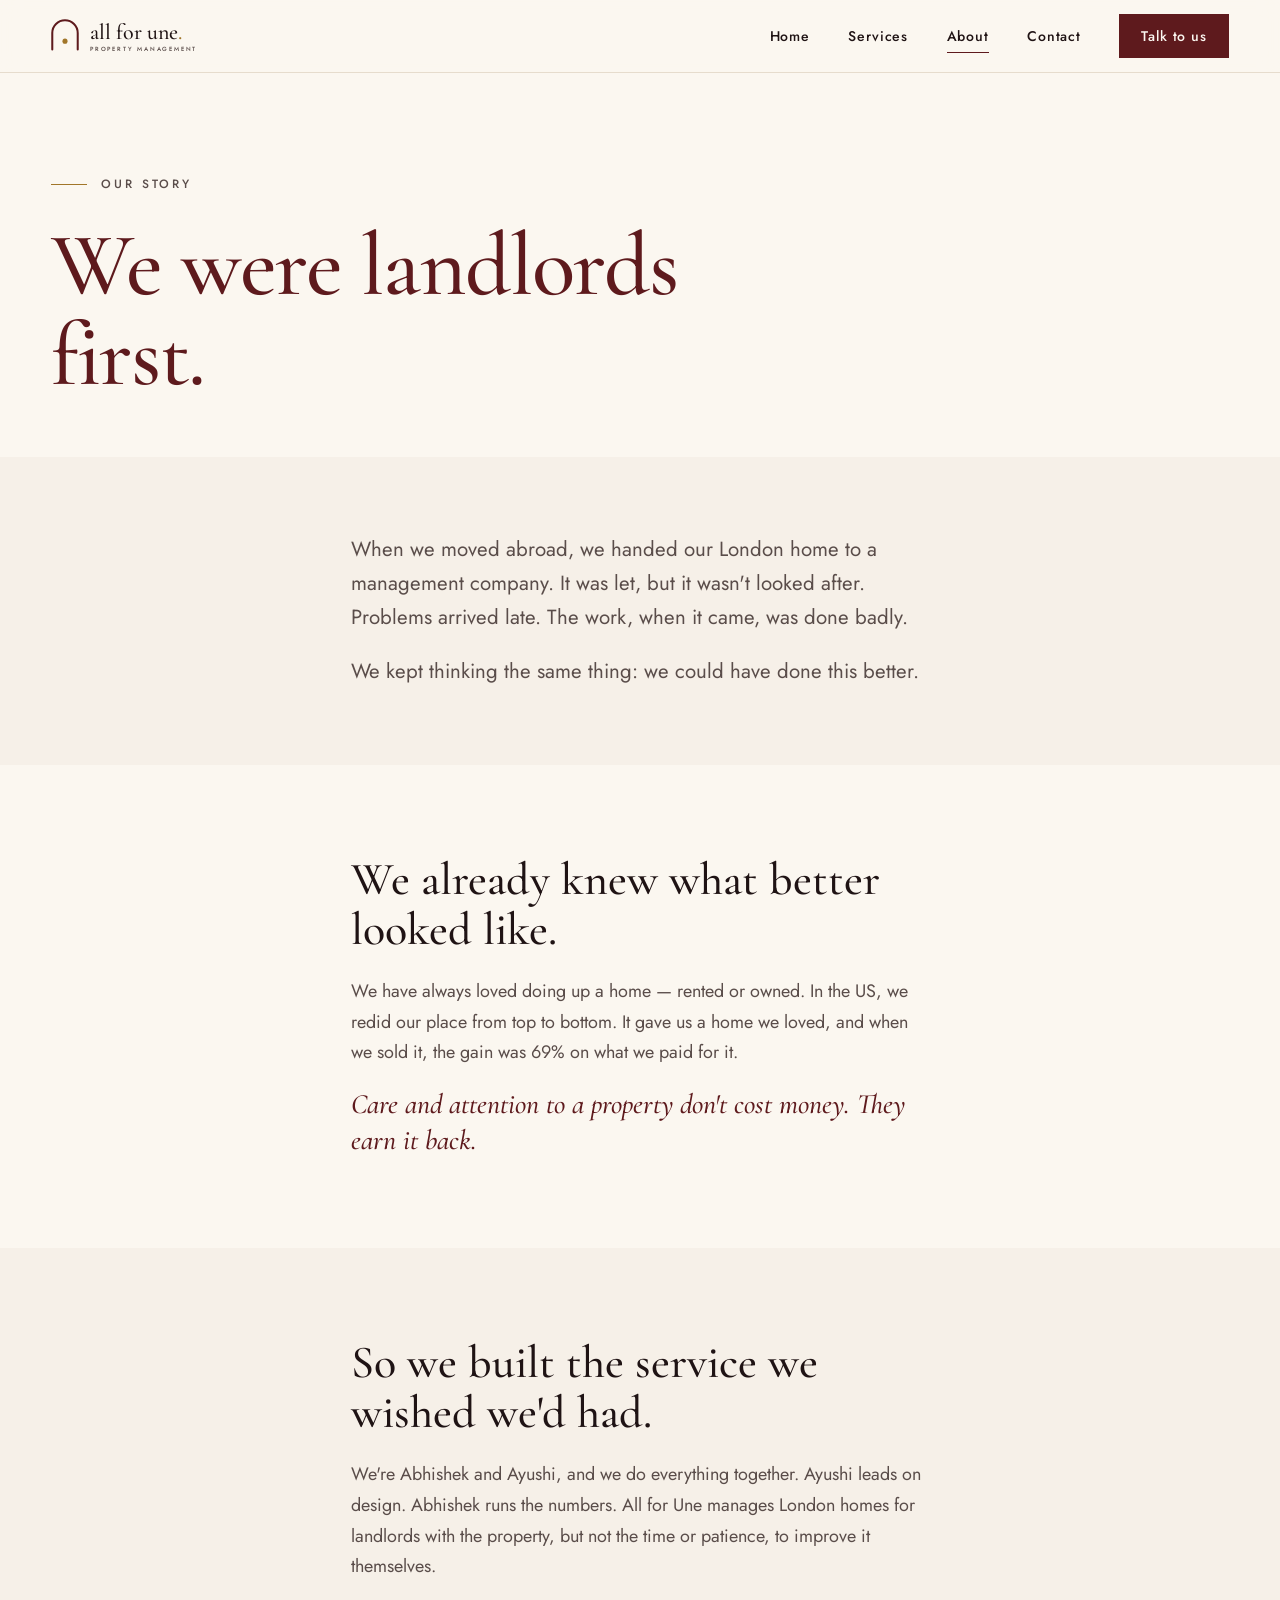
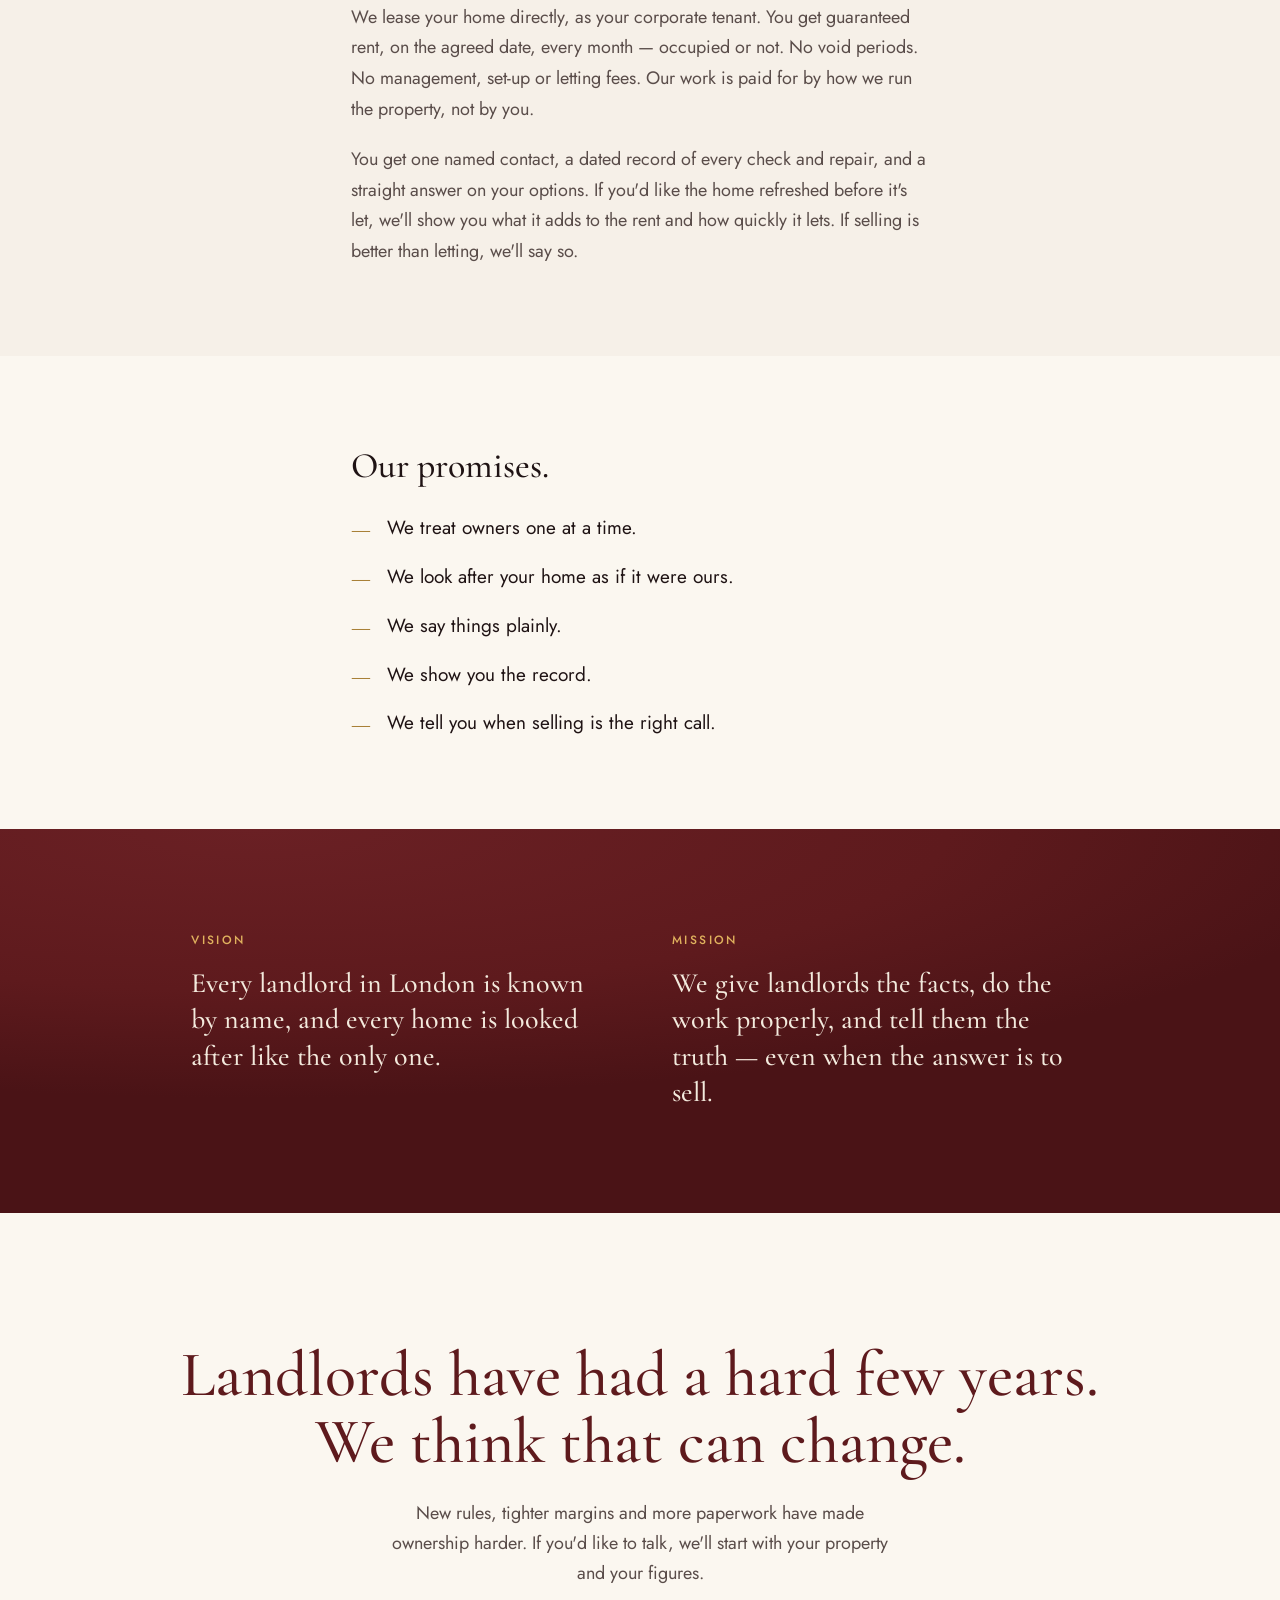
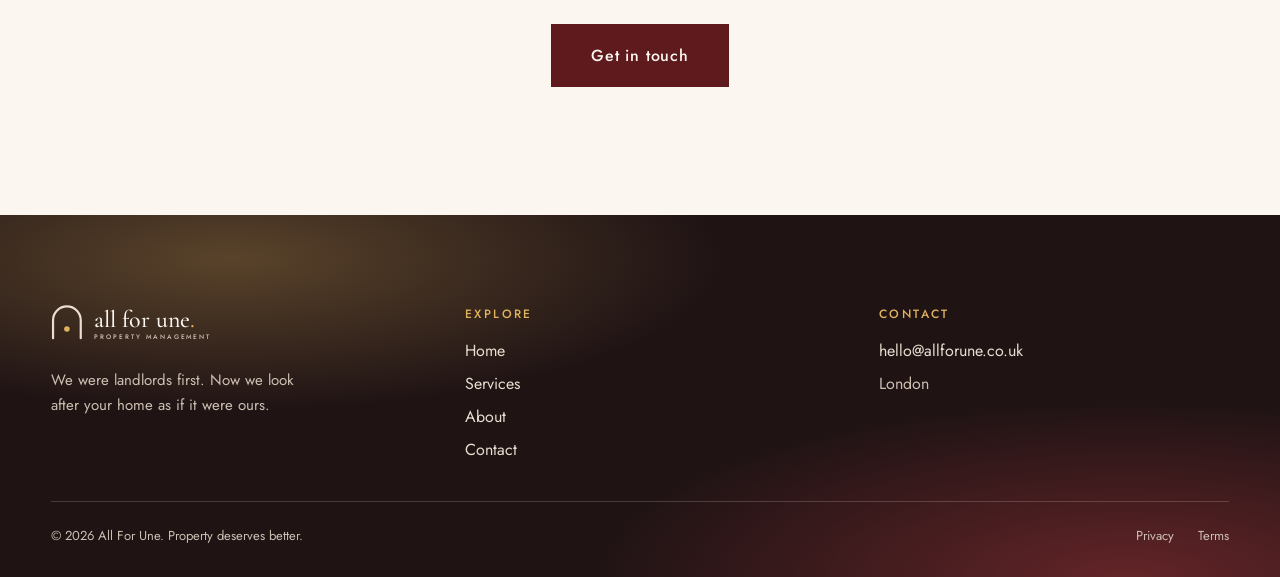
<file: about.html>
<!doctype html>
<html lang="en">
<head>
<meta charset="utf-8">
<meta name="viewport" content="width=device-width, initial-scale=1, viewport-fit=cover">
<title>About | All For Une — We were landlords first</title>
<meta name="description" content="We were landlords first. Abhishek and Ayushi built All for Une after a management company let their own London home down.">
<meta name="theme-color" content="#5E1A1D">
<link rel="icon" href="/favicon.ico">
<link rel="preconnect" href="https://fonts.googleapis.com">
<link rel="preconnect" href="https://fonts.gstatic.com" crossorigin>
<link href="https://fonts.googleapis.com/css2?family=Cormorant+Garamond:ital,wght@0,500;0,600;1,500&family=Jost:wght@400;500&display=swap" rel="stylesheet">
<style>
html{scroll-behavior:smooth}
body{margin:0;background:#FBF7F0;color:#1F1314;font-family:'Jost',sans-serif;-webkit-font-smoothing:antialiased}
a{color:#5E1A1D}
a:hover{color:#A17629}
*{box-sizing:border-box}
input,select,textarea,button{font-family:'Jost',sans-serif}
.desktop-nav{display:flex;align-items:center;gap:clamp(20px,3vw,40px)}
.mobile-nav-toggle{display:none}
.mobile-menu{display:none}
@media (max-width:919px){
  .desktop-nav{display:none}
  .mobile-nav-toggle{display:flex}
  .mobile-menu.open{display:flex}
}
</style>
</head>
<body>

<a href="#main" style="position:absolute;left:-999px;top:0;background:#5E1A1D;color:#FBF7F0;padding:12px 16px;font:500 14px 'Jost',sans-serif;z-index:100">Skip to content</a>

<header style="position:sticky;top:0;z-index:50;background:rgba(251,247,240,.94);backdrop-filter:blur(10px);border-bottom:1px solid #E6DCCD">
<div style="max-width:1440px;margin:0 auto;padding:14px clamp(20px,4vw,56px);display:flex;align-items:center;justify-content:space-between;gap:24px">
<a href="index.html" aria-label="All For Une, home" style="display:flex;flex-shrink:0">
<svg xmlns="http://www.w3.org/2000/svg" viewBox="0 0 310 68" width="155" height="34" role="img" aria-label="All for Une – Property Management"><g transform="scale(0.50909)"><path d="M5 120V55A50 50 0 0 1 105 55V120" fill="none" stroke="#5E1A1D" stroke-width="8" stroke-linecap="round"></path><circle cx="55" cy="87" r="10" fill="#A17629"></circle></g><text x="78" y="40" font-family="'Cormorant Garamond',Georgia,serif" font-weight="500" font-size="44" fill="#1F1314">all for une<tspan fill="#A17629">.</tspan></text><text x="78" y="63" font-family="Jost,'Helvetica Neue',Arial,sans-serif" font-weight="500" font-size="12" letter-spacing="3.6" fill="#5A4D4A">PROPERTY MANAGEMENT</text></svg>
</a>
<nav aria-label="Main" class="desktop-nav">
<a href="index.html" style="font:500 14px 'Jost',sans-serif;letter-spacing:.06em;color:#1F1314;text-decoration:none;padding:6px 0;border-bottom:1px solid transparent">Home</a>
<a href="services.html" style="font:500 14px 'Jost',sans-serif;letter-spacing:.06em;color:#1F1314;text-decoration:none;padding:6px 0;border-bottom:1px solid transparent">Services</a>
<a href="about.html" style="font:500 14px 'Jost',sans-serif;letter-spacing:.06em;color:#1F1314;text-decoration:none;padding:6px 0;border-bottom:1px solid #5E1A1D">About</a>
<a href="contact.html" style="font:500 14px 'Jost',sans-serif;letter-spacing:.06em;color:#1F1314;text-decoration:none;padding:6px 0;border-bottom:1px solid transparent">Contact</a>
<a href="contact.html" style="background:#5E1A1D;color:#FBF7F0;border:0;padding:12px 22px;font:500 14px 'Jost',sans-serif;letter-spacing:.06em;text-decoration:none">Talk to us</a>
</nav>
<div class="mobile-nav-toggle" style="align-items:center;gap:10px">
<a href="contact.html" style="background:#5E1A1D;color:#FBF7F0;border:0;padding:0 16px;height:44px;display:flex;align-items:center;font:500 14px 'Jost',sans-serif;text-decoration:none">Talk to us</a>
<button onclick="document.getElementById('mobile-menu').classList.toggle('open')" aria-label="Menu" style="width:44px;height:44px;background:transparent;border:1px solid #CDBFB2;cursor:pointer;display:flex;flex-direction:column;align-items:center;justify-content:center;gap:6px;padding:0">
<span style="width:20px;height:1.5px;background:#1F1314;display:block"></span><span style="width:20px;height:1.5px;background:#1F1314;display:block"></span>
</button>
</div>
</div>
<nav aria-label="Mobile" class="mobile-menu" id="mobile-menu" style="border-top:1px solid #E6DCCD;background:#FBF7F0;padding:8px clamp(20px,4vw,56px) 20px;flex-direction:column">
<a href="index.html" style="font:500 28px 'Cormorant Garamond',serif;color:#1F1314;text-decoration:none;padding:14px 0;border-bottom:1px solid #E6DCCD">Home</a>
<a href="services.html" style="font:500 28px 'Cormorant Garamond',serif;color:#1F1314;text-decoration:none;padding:14px 0;border-bottom:1px solid #E6DCCD">Services</a>
<a href="about.html" style="font:500 28px 'Cormorant Garamond',serif;color:#1F1314;text-decoration:none;padding:14px 0;border-bottom:1px solid #E6DCCD">About</a>
<a href="contact.html" style="font:500 28px 'Cormorant Garamond',serif;color:#1F1314;text-decoration:none;padding:14px 0;border-bottom:1px solid #E6DCCD">Contact</a>
</nav>
</header>

<main id="main">

<section style="max-width:1440px;margin:0 auto;padding:clamp(56px,8vw,110px) clamp(20px,4vw,56px) clamp(32px,5vw,56px)">
<div style="max-width:720px">
<div style="font:500 12px 'Jost',sans-serif;letter-spacing:.24em;text-transform:uppercase;color:#5A4D4A;margin-bottom:28px;display:flex;align-items:center;gap:14px"><span style="width:36px;height:1px;background:#A17629;display:block"></span>Our story</div>
<h1 style="font:500 clamp(44px,7vw,92px)/1 'Cormorant Garamond',serif;letter-spacing:-.015em;margin:0;color:#5E1A1D">We were landlords first.</h1>
</div>
</section>

<section style="background:#F6F0E8">
<div style="max-width:680px;margin:0 auto;padding:clamp(48px,6vw,80px) clamp(20px,4vw,56px)">
<p style="font:400 clamp(18px,1.6vw,21px)/1.65 'Jost',sans-serif;color:#5A4D4A;margin:0 0 20px">When we moved abroad, we handed our London home to a management company. It was let, but it wasn't looked after. Problems arrived late. The work, when it came, was done badly.</p>
<p style="font:400 clamp(18px,1.6vw,21px)/1.65 'Jost',sans-serif;color:#5A4D4A;margin:0">We kept thinking the same thing: we could have done this better.</p>
</div>
</section>

<section>
<div style="max-width:680px;margin:0 auto;padding:clamp(56px,7vw,96px) clamp(20px,4vw,56px)">
<h2 style="font:500 clamp(30px,3.6vw,46px)/1.08 'Cormorant Garamond',serif;margin:0 0 22px;color:#1F1314">We already knew what better looked like.</h2>
<p style="font:400 18px/1.7 'Jost',sans-serif;color:#5A4D4A;margin:0 0 18px">We have always loved doing up a home — rented or owned. In the US, we redid our place from top to bottom. It gave us a home we loved, and when we sold it, the gain was 69% on what we paid for it.</p>
<p style="font:italic 500 clamp(22px,2.4vw,28px)/1.3 'Cormorant Garamond',serif;color:#5E1A1D;margin:0">Care and attention to a property don't cost money. They earn it back.</p>
</div>
</section>

<section style="background:#F6F0E8">
<div style="max-width:680px;margin:0 auto;padding:clamp(56px,7vw,96px) clamp(20px,4vw,56px)">
<h2 style="font:500 clamp(30px,3.6vw,46px)/1.08 'Cormorant Garamond',serif;margin:0 0 22px;color:#1F1314">So we built the service we wished we'd had.</h2>
<p style="font:400 18px/1.7 'Jost',sans-serif;color:#5A4D4A;margin:0 0 20px">We're Abhishek and Ayushi, and we do everything together. Ayushi leads on design. Abhishek runs the numbers. All for Une manages London homes for landlords with the property, but not the time or patience, to improve it themselves.</p>
<p style="font:400 18px/1.7 'Jost',sans-serif;color:#5A4D4A;margin:0 0 20px">We lease your home directly, as your corporate tenant. You get guaranteed rent, on the agreed date, every month — occupied or not. No void periods. No management, set-up or letting fees. Our work is paid for by how we run the property, not by you.</p>
<p style="font:400 18px/1.7 'Jost',sans-serif;color:#5A4D4A;margin:0">You get one named contact, a dated record of every check and repair, and a straight answer on your options. If you'd like the home refreshed before it's let, we'll show you what it adds to the rent and how quickly it lets. If selling is better than letting, we'll say so.</p>
</div>
</section>

<section>
<div style="max-width:680px;margin:0 auto;padding:clamp(56px,7vw,96px) clamp(20px,4vw,56px)">
<h2 style="font:500 clamp(28px,2.8vw,36px)/1.1 'Cormorant Garamond',serif;margin:0 0 30px;color:#1F1314">Our promises.</h2>
<ul style="list-style:none;margin:0;padding:0;display:grid;gap:20px">
<li style="display:flex;gap:16px;align-items:flex-start;font:400 19px/1.4 'Jost',sans-serif;color:#1F1314"><span style="font-family:'Cormorant Garamond',serif;color:#A17629;font-size:24px;line-height:1.2;flex-shrink:0">—</span>We treat owners one at a time.</li>
<li style="display:flex;gap:16px;align-items:flex-start;font:400 19px/1.4 'Jost',sans-serif;color:#1F1314"><span style="font-family:'Cormorant Garamond',serif;color:#A17629;font-size:24px;line-height:1.2;flex-shrink:0">—</span>We look after your home as if it were ours.</li>
<li style="display:flex;gap:16px;align-items:flex-start;font:400 19px/1.4 'Jost',sans-serif;color:#1F1314"><span style="font-family:'Cormorant Garamond',serif;color:#A17629;font-size:24px;line-height:1.2;flex-shrink:0">—</span>We say things plainly.</li>
<li style="display:flex;gap:16px;align-items:flex-start;font:400 19px/1.4 'Jost',sans-serif;color:#1F1314"><span style="font-family:'Cormorant Garamond',serif;color:#A17629;font-size:24px;line-height:1.2;flex-shrink:0">—</span>We show you the record.</li>
<li style="display:flex;gap:16px;align-items:flex-start;font:400 19px/1.4 'Jost',sans-serif;color:#1F1314"><span style="font-family:'Cormorant Garamond',serif;color:#A17629;font-size:24px;line-height:1.2;flex-shrink:0">—</span>We tell you when selling is the right call.</li>
</ul>
</div>
</section>

<section style="background:radial-gradient(90% 70% at 20% 0%,#6A2024 0%,#5E1A1D 60%,#4A1316 100%);color:#FBF7F0">
<div style="max-width:1000px;margin:0 auto;padding:clamp(64px,8vw,104px) clamp(20px,4vw,56px);display:grid;grid-template-columns:repeat(auto-fit,minmax(min(100%,300px),1fr));gap:clamp(32px,5vw,64px)">
<div>
<div style="font:500 12px 'Jost',sans-serif;letter-spacing:.2em;text-transform:uppercase;color:#E0B25E;margin-bottom:16px">Vision</div>
<p style="font:500 clamp(22px,2.2vw,28px)/1.3 'Cormorant Garamond',serif;margin:0;color:#F3EADD">Every landlord in London is known by name, and every home is looked after like the only one.</p>
</div>
<div>
<div style="font:500 12px 'Jost',sans-serif;letter-spacing:.2em;text-transform:uppercase;color:#E0B25E;margin-bottom:16px">Mission</div>
<p style="font:500 clamp(22px,2.2vw,28px)/1.3 'Cormorant Garamond',serif;margin:0;color:#F3EADD">We give landlords the facts, do the work properly, and tell them the truth — even when the answer is to sell.</p>
</div>
</div>
</section>

<section style="max-width:1440px;margin:0 auto;padding:clamp(80px,10vw,150px) clamp(20px,4vw,56px);text-align:center">
<h2 style="font:500 clamp(34px,5vw,64px)/1.05 'Cormorant Garamond',serif;margin:0 0 24px;color:#5E1A1D">Landlords have had a hard few years.<br>We think that can change.</h2>
<p style="font:400 clamp(18px,1.4vw,20px)/1.65 'Jost',sans-serif;color:#5A4D4A;max-width:46ch;margin:0 auto 36px">New rules, tighter margins and more paperwork have made ownership harder. If you'd like to talk, we'll start with your property and your figures.</p>
<a href="contact.html" style="display:inline-block;background:#5E1A1D;color:#FBF7F0;border:0;padding:20px 40px;font:500 16px 'Jost',sans-serif;letter-spacing:.05em;text-decoration:none">Get in touch</a>
</section>

</main>

<footer style="background:radial-gradient(55% 60% at 18% 12%,rgba(224,178,94,.30) 0%,rgba(224,178,94,0) 70%),radial-gradient(60% 70% at 88% 100%,rgba(122,42,46,.75) 0%,rgba(122,42,46,0) 70%),#1F1314;color:#E9DECF">
<div style="max-width:1440px;margin:0 auto;padding:clamp(56px,7vw,96px) clamp(20px,4vw,56px) 32px">
<div style="display:grid;grid-template-columns:repeat(auto-fit,minmax(min(100%,240px),1fr));gap:clamp(32px,5vw,72px);padding-bottom:40px;border-bottom:1px solid rgba(233,222,207,.2)">
<div>
<svg xmlns="http://www.w3.org/2000/svg" viewBox="0 0 310 68" width="170" height="37" role="img" aria-label="All for Une – Property Management" style="margin-bottom:20px"><g transform="scale(0.50909)"><path d="M5 120V55A50 50 0 0 1 105 55V120" fill="none" stroke="#E9DECF" stroke-width="8" stroke-linecap="round"></path><circle cx="55" cy="87" r="10" fill="#E0B25E"></circle></g><text x="78" y="40" font-family="'Cormorant Garamond',Georgia,serif" font-weight="500" font-size="44" fill="#FBF7F0">all for une<tspan fill="#E0B25E">.</tspan></text><text x="78" y="63" font-family="Jost,'Helvetica Neue',Arial,sans-serif" font-weight="500" font-size="12" letter-spacing="3.6" fill="#CDBFB2">PROPERTY MANAGEMENT</text></svg>
<p style="font:400 15px/1.65 'Jost',sans-serif;margin:0;max-width:30ch;color:#CDBFB2">We were landlords first. Now we look after your home as if it were ours.</p>
</div>
<nav aria-label="Footer">
<div style="font:500 12px 'Jost',sans-serif;letter-spacing:.2em;text-transform:uppercase;color:#E0B25E;margin-bottom:16px">Explore</div>
<div style="display:flex;flex-direction:column;gap:10px">
<a href="index.html" style="font:400 16px 'Jost',sans-serif;color:#E9DECF;text-decoration:none">Home</a>
<a href="services.html" style="font:400 16px 'Jost',sans-serif;color:#E9DECF;text-decoration:none">Services</a>
<a href="about.html" style="font:400 16px 'Jost',sans-serif;color:#E9DECF;text-decoration:none">About</a>
<a href="contact.html" style="font:400 16px 'Jost',sans-serif;color:#E9DECF;text-decoration:none">Contact</a>
</div>
</nav>
<div>
<div style="font:500 12px 'Jost',sans-serif;letter-spacing:.2em;text-transform:uppercase;color:#E0B25E;margin-bottom:16px">Contact</div>
<div style="display:flex;flex-direction:column;gap:10px;font:400 16px 'Jost',sans-serif">
<a href="mailto:hello@allforune.co.uk" style="color:#E9DECF;text-decoration:none">hello@allforune.co.uk</a>
<span style="color:#CDBFB2">London</span>
</div>
</div>
</div>
<div style="padding-top:24px;display:flex;flex-wrap:wrap;gap:12px 32px;justify-content:space-between;font:400 13px 'Jost',sans-serif;color:#CDBFB2">
<span>© 2026 All For Une. Property deserves better.</span>
<span style="display:flex;gap:24px"><a href="#" style="color:#CDBFB2;text-decoration:none">Privacy</a><a href="#" style="color:#CDBFB2;text-decoration:none">Terms</a></span>
</div>
</div>
</footer>

</body>
</html>
</file>
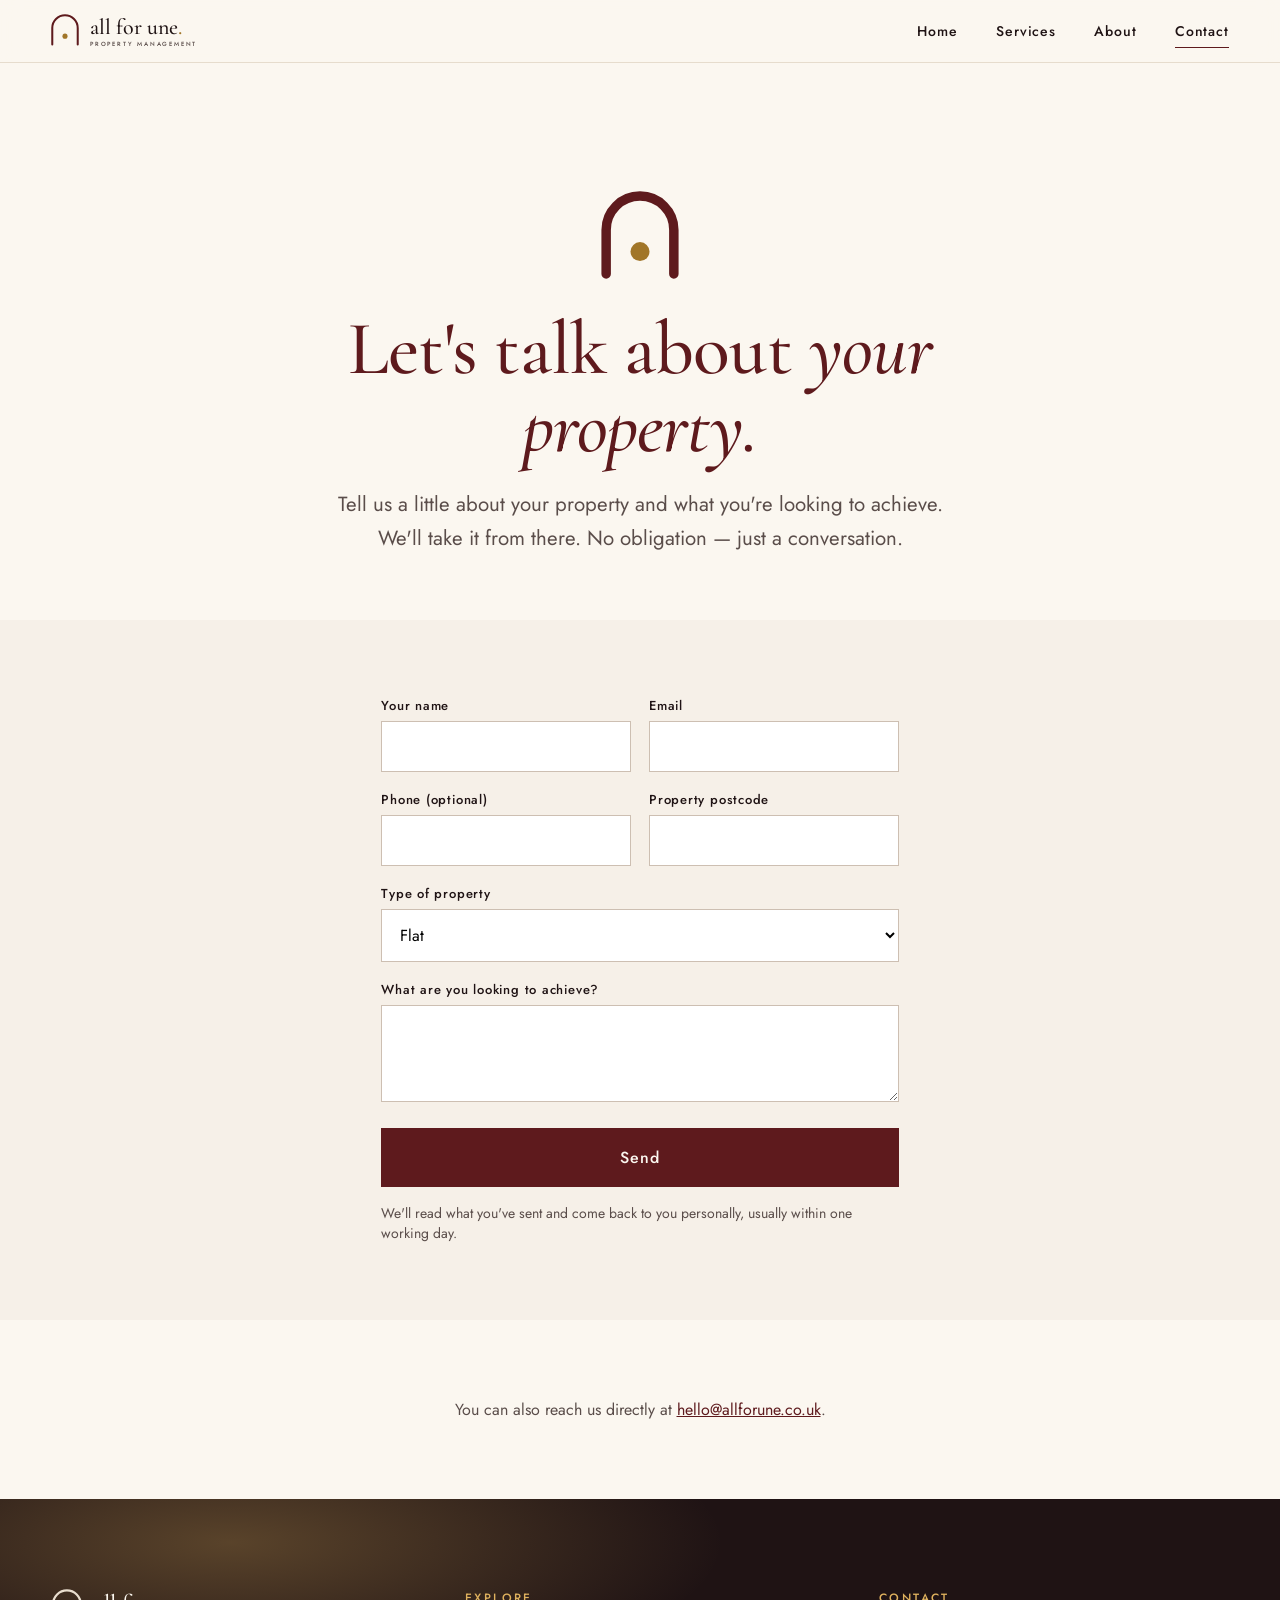
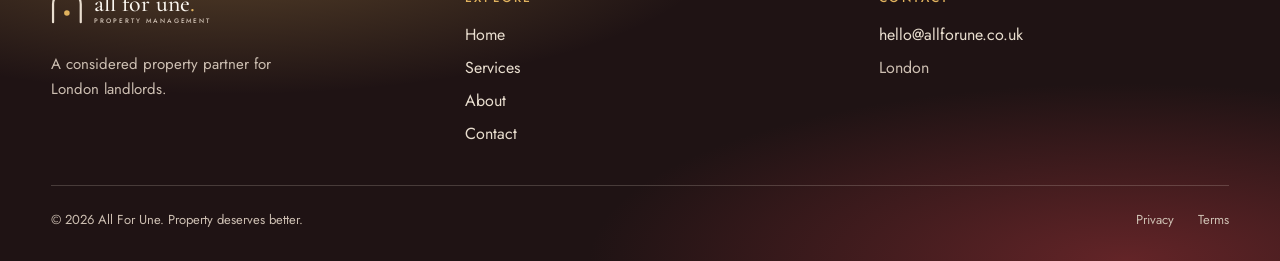
<file: contact.html>
<!doctype html>
<html lang="en">
<head>
<meta charset="utf-8">
<meta name="viewport" content="width=device-width, initial-scale=1, viewport-fit=cover">
<title>Contact | All For Une</title>
<meta name="description" content="Tell us about your property. No obligation, just a conversation.">
<meta name="theme-color" content="#5E1A1D">
<link rel="icon" href="/favicon.ico">
<link rel="preconnect" href="https://fonts.googleapis.com">
<link rel="preconnect" href="https://fonts.gstatic.com" crossorigin>
<link href="https://fonts.googleapis.com/css2?family=Cormorant+Garamond:ital,wght@0,500;0,600;1,500&family=Jost:wght@400;500&display=swap" rel="stylesheet">
<style>
html{scroll-behavior:smooth}
body{margin:0;background:#FBF7F0;color:#1F1314;font-family:'Jost',sans-serif;-webkit-font-smoothing:antialiased}
a{color:#5E1A1D}
a:hover{color:#A17629}
*{box-sizing:border-box}
input,select,textarea,button{font-family:'Jost',sans-serif}
.desktop-nav{display:flex;align-items:center;gap:clamp(20px,3vw,40px)}
.mobile-nav-toggle{display:none}
.mobile-menu{display:none}
@media (max-width:919px){
  .desktop-nav{display:none}
  .mobile-nav-toggle{display:flex}
  .mobile-menu.open{display:flex}
}
</style>
</head>
<body>

<a href="#main" style="position:absolute;left:-999px;top:0;background:#5E1A1D;color:#FBF7F0;padding:12px 16px;font:500 14px 'Jost',sans-serif;z-index:100">Skip to content</a>

<header style="position:sticky;top:0;z-index:50;background:rgba(251,247,240,.94);backdrop-filter:blur(10px);border-bottom:1px solid #E6DCCD">
<div style="max-width:1440px;margin:0 auto;padding:14px clamp(20px,4vw,56px);display:flex;align-items:center;justify-content:space-between;gap:24px">
<a href="index.html" aria-label="All For Une, home" style="display:flex;flex-shrink:0">
<svg xmlns="http://www.w3.org/2000/svg" viewBox="0 0 310 68" width="155" height="34" role="img" aria-label="All for Une – Property Management"><g transform="scale(0.50909)"><path d="M5 120V55A50 50 0 0 1 105 55V120" fill="none" stroke="#5E1A1D" stroke-width="8" stroke-linecap="round"></path><circle cx="55" cy="87" r="10" fill="#A17629"></circle></g><text x="78" y="40" font-family="'Cormorant Garamond',Georgia,serif" font-weight="500" font-size="44" fill="#1F1314">all for une<tspan fill="#A17629">.</tspan></text><text x="78" y="63" font-family="Jost,'Helvetica Neue',Arial,sans-serif" font-weight="500" font-size="12" letter-spacing="3.6" fill="#5A4D4A">PROPERTY MANAGEMENT</text></svg>
</a>
<nav aria-label="Main" class="desktop-nav">
<a href="index.html" style="font:500 14px 'Jost',sans-serif;letter-spacing:.06em;color:#1F1314;text-decoration:none;padding:6px 0;border-bottom:1px solid transparent">Home</a>
<a href="services.html" style="font:500 14px 'Jost',sans-serif;letter-spacing:.06em;color:#1F1314;text-decoration:none;padding:6px 0;border-bottom:1px solid transparent">Services</a>
<a href="about.html" style="font:500 14px 'Jost',sans-serif;letter-spacing:.06em;color:#1F1314;text-decoration:none;padding:6px 0;border-bottom:1px solid transparent">About</a>
<a href="contact.html" style="font:500 14px 'Jost',sans-serif;letter-spacing:.06em;color:#1F1314;text-decoration:none;padding:6px 0;border-bottom:1px solid #5E1A1D">Contact</a>
</nav>
<div class="mobile-nav-toggle" style="align-items:center;gap:10px">
<button onclick="document.getElementById('mobile-menu').classList.toggle('open')" aria-label="Menu" style="width:44px;height:44px;background:transparent;border:1px solid #CDBFB2;cursor:pointer;display:flex;flex-direction:column;align-items:center;justify-content:center;gap:6px;padding:0">
<span style="width:20px;height:1.5px;background:#1F1314;display:block"></span><span style="width:20px;height:1.5px;background:#1F1314;display:block"></span>
</button>
</div>
</div>
<nav aria-label="Mobile" class="mobile-menu" id="mobile-menu" style="border-top:1px solid #E6DCCD;background:#FBF7F0;padding:8px clamp(20px,4vw,56px) 20px;flex-direction:column">
<a href="index.html" style="font:500 28px 'Cormorant Garamond',serif;color:#1F1314;text-decoration:none;padding:14px 0;border-bottom:1px solid #E6DCCD">Home</a>
<a href="services.html" style="font:500 28px 'Cormorant Garamond',serif;color:#1F1314;text-decoration:none;padding:14px 0;border-bottom:1px solid #E6DCCD">Services</a>
<a href="about.html" style="font:500 28px 'Cormorant Garamond',serif;color:#1F1314;text-decoration:none;padding:14px 0;border-bottom:1px solid #E6DCCD">About</a>
<a href="contact.html" style="font:500 28px 'Cormorant Garamond',serif;color:#1F1314;text-decoration:none;padding:14px 0;border-bottom:1px solid #E6DCCD">Contact</a>
</nav>
</header>

<main id="main">

<section style="max-width:720px;margin:0 auto;padding:clamp(72px,10vw,140px) clamp(20px,4vw,56px) clamp(40px,6vw,64px);text-align:center">
<svg viewBox="-10 -2.5 130 130" width="88" height="88" style="display:block;margin:0 auto 32px"><path d="M5 120V55A50 50 0 0 1 105 55V120" fill="none" stroke="#5E1A1D" stroke-width="14" stroke-linecap="round"></path><circle cx="55" cy="87" r="14" fill="#A17629"></circle></svg>
<h1 style="font:500 clamp(40px,6vw,76px)/1.02 'Cormorant Garamond',serif;letter-spacing:-.01em;margin:0 0 22px;color:#5E1A1D">Let's talk about <em>your property.</em></h1>
<p style="font:400 clamp(18px,1.6vw,21px)/1.65 'Jost',sans-serif;color:#5A4D4A;margin:0">Tell us a little about your property and what you're looking to achieve. We'll take it from there. No obligation — just a conversation.</p>
</section>

<section style="background:#F6F0E8">
<div style="max-width:620px;margin:0 auto;padding:clamp(48px,6vw,80px) clamp(20px,4vw,56px)">

<form id="contact-form">
<div style="display:grid;grid-template-columns:repeat(auto-fit,minmax(200px,1fr));gap:18px">
<label style="display:flex;flex-direction:column;gap:6px;font:500 13px 'Jost',sans-serif;letter-spacing:.06em;color:#1F1314">Your name<input name="name" required autocomplete="name" style="border:1px solid #CDBFB2;background:#fff;padding:13px 14px;font-size:16px;outline:none"></label>
<label style="display:flex;flex-direction:column;gap:6px;font:500 13px 'Jost',sans-serif;letter-spacing:.06em;color:#1F1314">Email<input name="email" type="email" required autocomplete="email" style="border:1px solid #CDBFB2;background:#fff;padding:13px 14px;font-size:16px;outline:none"></label>
<label style="display:flex;flex-direction:column;gap:6px;font:500 13px 'Jost',sans-serif;letter-spacing:.06em;color:#1F1314">Phone (optional)<input name="tel" type="tel" autocomplete="tel" style="border:1px solid #CDBFB2;background:#fff;padding:13px 14px;font-size:16px;outline:none"></label>
<label style="display:flex;flex-direction:column;gap:6px;font:500 13px 'Jost',sans-serif;letter-spacing:.06em;color:#1F1314">Property postcode<input name="postcode" required autocomplete="postal-code" style="border:1px solid #CDBFB2;background:#fff;padding:13px 14px;font-size:16px;outline:none"></label>
</div>
<label style="display:flex;flex-direction:column;gap:6px;font:500 13px 'Jost',sans-serif;letter-spacing:.06em;color:#1F1314;margin-top:18px">Type of property<select name="type" style="border:1px solid #CDBFB2;background:#fff;padding:13px 14px;font-size:16px"><option>Flat</option><option>House</option><option>Mews or townhouse</option><option>Other</option></select></label>
<label style="display:flex;flex-direction:column;gap:6px;font:500 13px 'Jost',sans-serif;letter-spacing:.06em;color:#1F1314;margin-top:18px">What are you looking to achieve?<textarea name="msg" rows="3" style="border:1px solid #CDBFB2;background:#fff;padding:13px 14px;font-size:16px;resize:vertical;outline:none"></textarea></label>
<button type="submit" style="margin-top:26px;width:100%;background:#5E1A1D;color:#FBF7F0;border:0;padding:18px;font:500 16px 'Jost',sans-serif;letter-spacing:.05em;cursor:pointer">Send</button>
<p style="font:400 14px 'Jost',sans-serif;color:#5A4D4A;margin:16px 0 0">We'll read what you've sent and come back to you personally, usually within one working day.</p>
</form>

<div id="form-success" hidden style="padding:24px 0;text-align:left">
<div aria-hidden="true" style="width:44px;height:56px;border:1px solid #A17629;border-radius:999px 999px 0 0;margin-bottom:24px"></div>
<h2 style="font:500 40px/1.05 'Cormorant Garamond',serif;color:#5E1A1D;margin:0 0 14px">Thank you.</h2>
<p style="font:400 17px/1.65 'Jost',sans-serif;color:#5A4D4A;margin:0">We'll read what you've sent and come back to you personally, usually within one working day.</p>
</div>

</div>
</section>

<section style="max-width:720px;margin:0 auto;padding:clamp(48px,6vw,80px) clamp(20px,4vw,56px);text-align:center">
<p style="font:400 16px/1.6 'Jost',sans-serif;color:#5A4D4A;margin:0">You can also reach us directly at <a href="mailto:hello@allforune.co.uk" style="color:#5E1A1D">hello@allforune.co.uk</a>.</p>
</section>

</main>

<footer style="background:radial-gradient(55% 60% at 18% 12%,rgba(224,178,94,.30) 0%,rgba(224,178,94,0) 70%),radial-gradient(60% 70% at 88% 100%,rgba(122,42,46,.75) 0%,rgba(122,42,46,0) 70%),#1F1314;color:#E9DECF">
<div style="max-width:1440px;margin:0 auto;padding:clamp(56px,7vw,96px) clamp(20px,4vw,56px) 32px">
<div style="display:grid;grid-template-columns:repeat(auto-fit,minmax(min(100%,240px),1fr));gap:clamp(32px,5vw,72px);padding-bottom:40px;border-bottom:1px solid rgba(233,222,207,.2)">
<div>
<svg xmlns="http://www.w3.org/2000/svg" viewBox="0 0 310 68" width="170" height="37" role="img" aria-label="All for Une – Property Management" style="margin-bottom:20px"><g transform="scale(0.50909)"><path d="M5 120V55A50 50 0 0 1 105 55V120" fill="none" stroke="#E9DECF" stroke-width="8" stroke-linecap="round"></path><circle cx="55" cy="87" r="10" fill="#E0B25E"></circle></g><text x="78" y="40" font-family="'Cormorant Garamond',Georgia,serif" font-weight="500" font-size="44" fill="#FBF7F0">all for une<tspan fill="#E0B25E">.</tspan></text><text x="78" y="63" font-family="Jost,'Helvetica Neue',Arial,sans-serif" font-weight="500" font-size="12" letter-spacing="3.6" fill="#CDBFB2">PROPERTY MANAGEMENT</text></svg>
<p style="font:400 15px/1.65 'Jost',sans-serif;margin:0;max-width:30ch;color:#CDBFB2">A considered property partner for London landlords.</p>
</div>
<nav aria-label="Footer">
<div style="font:500 12px 'Jost',sans-serif;letter-spacing:.2em;text-transform:uppercase;color:#E0B25E;margin-bottom:16px">Explore</div>
<div style="display:flex;flex-direction:column;gap:10px">
<a href="index.html" style="font:400 16px 'Jost',sans-serif;color:#E9DECF;text-decoration:none">Home</a>
<a href="services.html" style="font:400 16px 'Jost',sans-serif;color:#E9DECF;text-decoration:none">Services</a>
<a href="about.html" style="font:400 16px 'Jost',sans-serif;color:#E9DECF;text-decoration:none">About</a>
<a href="contact.html" style="font:400 16px 'Jost',sans-serif;color:#E9DECF;text-decoration:none">Contact</a>
</div>
</nav>
<div>
<div style="font:500 12px 'Jost',sans-serif;letter-spacing:.2em;text-transform:uppercase;color:#E0B25E;margin-bottom:16px">Contact</div>
<div style="display:flex;flex-direction:column;gap:10px;font:400 16px 'Jost',sans-serif">
<a href="mailto:hello@allforune.co.uk" style="color:#E9DECF;text-decoration:none">hello@allforune.co.uk</a>
<span style="color:#CDBFB2">London</span>
</div>
</div>
</div>
<div style="padding-top:24px;display:flex;flex-wrap:wrap;gap:12px 32px;justify-content:space-between;font:400 13px 'Jost',sans-serif;color:#CDBFB2">
<span>© 2026 All For Une. Property deserves better.</span>
<span style="display:flex;gap:24px"><a href="#" style="color:#CDBFB2;text-decoration:none">Privacy</a><a href="#" style="color:#CDBFB2;text-decoration:none">Terms</a></span>
</div>
</div>
</footer>

<script>
  var form = document.getElementById('contact-form');
  var success = document.getElementById('form-success');
  form.addEventListener('submit', function (e) {
    e.preventDefault();
    form.hidden = true;
    success.hidden = false;
  });
</script>

</body>
</html>
</file>
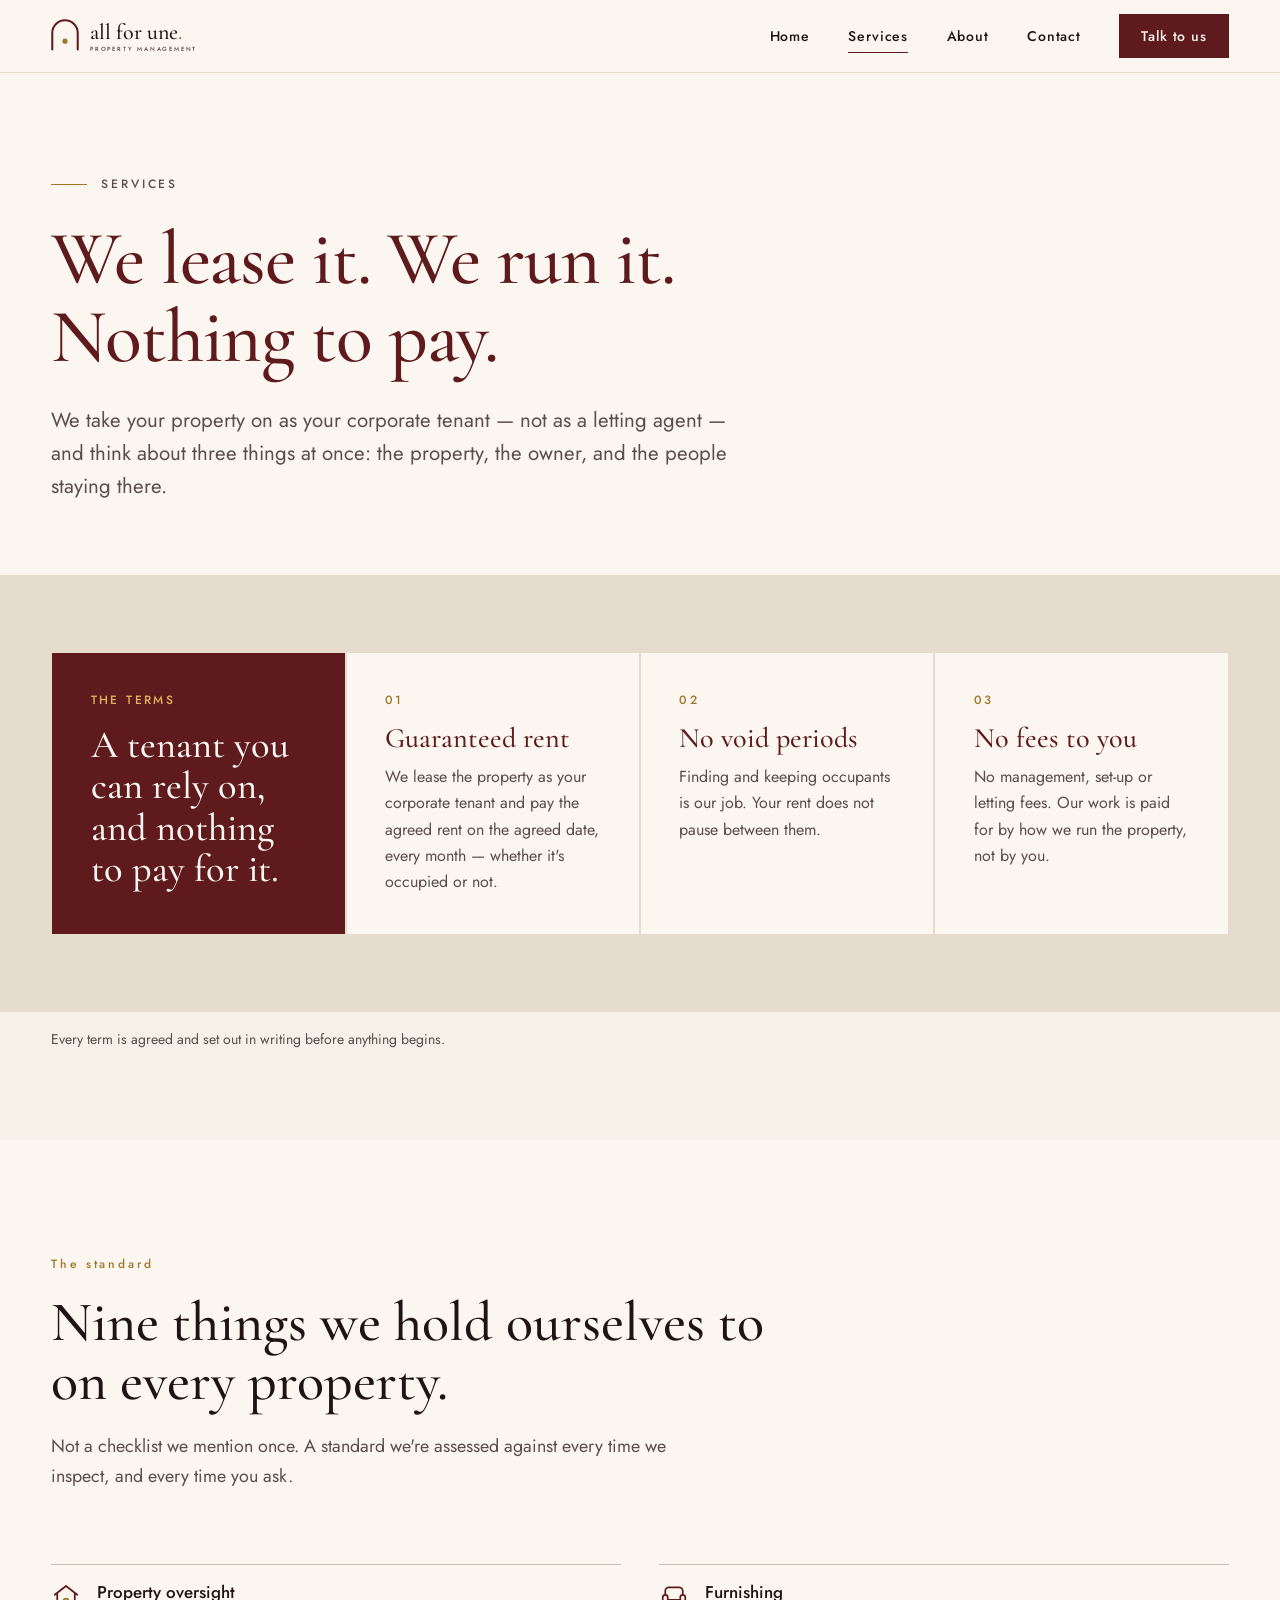
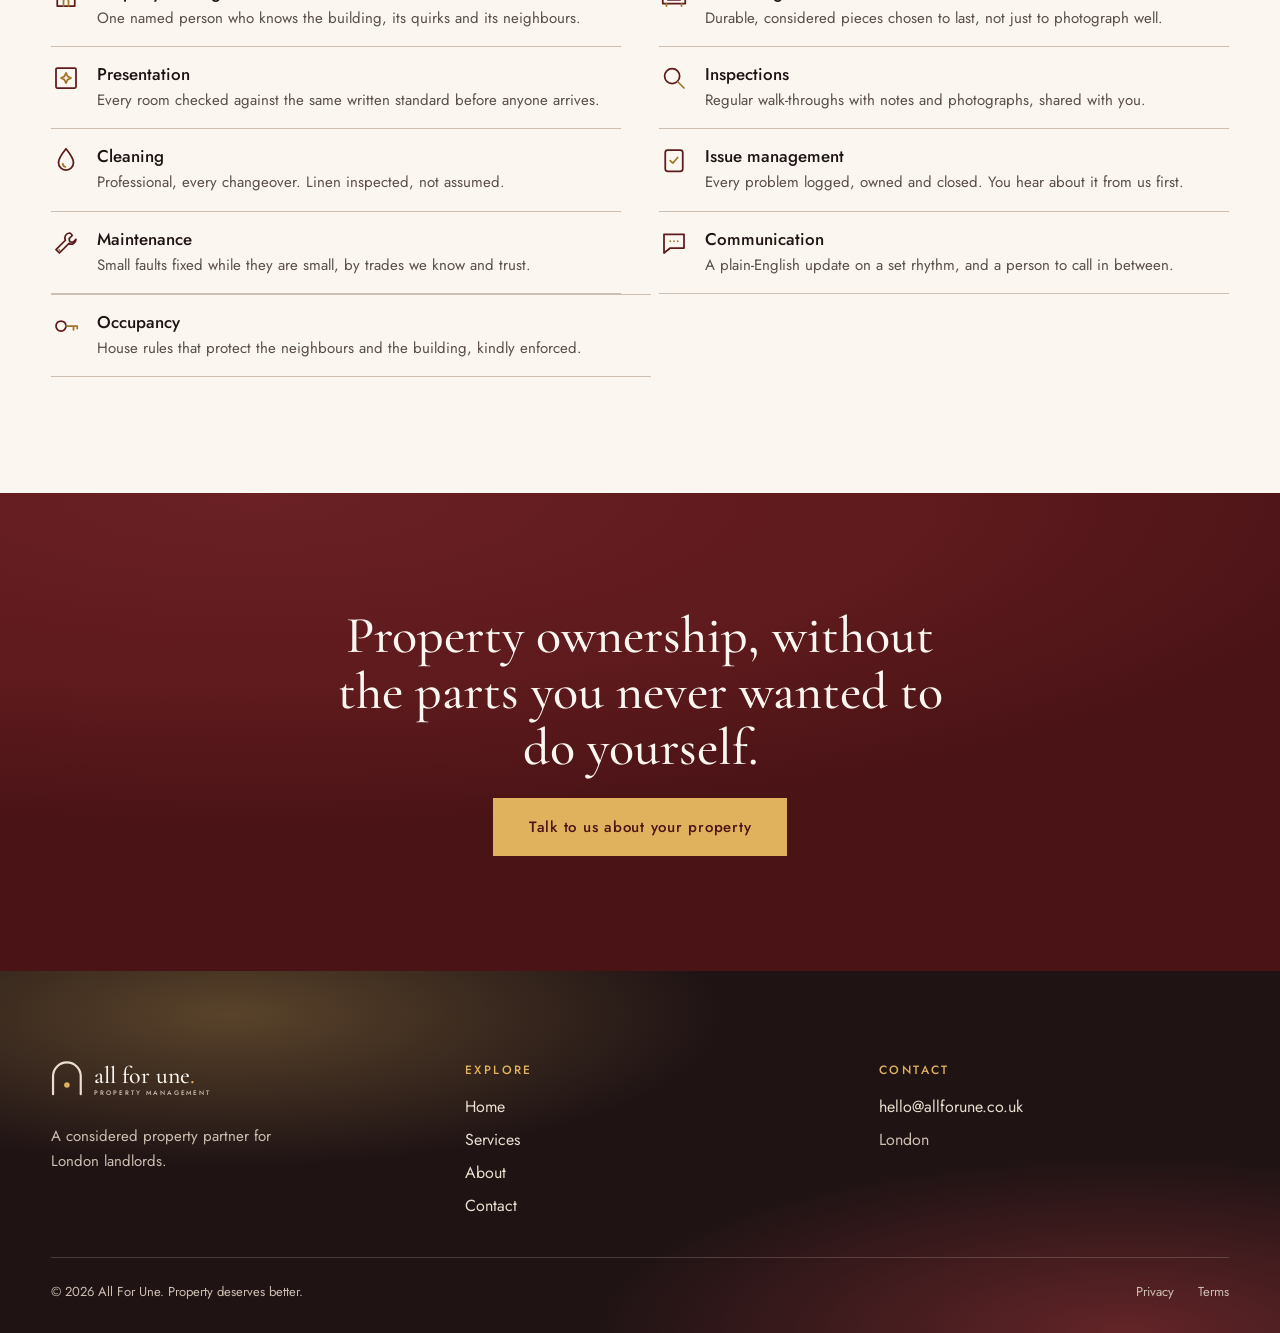
<file: services.html>
<!doctype html>
<html lang="en">
<head>
<meta charset="utf-8">
<meta name="viewport" content="width=device-width, initial-scale=1, viewport-fit=cover">
<title>Services | All For Une — Guaranteed rent for London landlords</title>
<meta name="description" content="We lease your property as your corporate tenant: guaranteed rent, no void periods, no fees to you, and a team that looks after the property, not just the tenancy.">
<meta name="theme-color" content="#5E1A1D">
<link rel="icon" href="/favicon.ico">
<link rel="preconnect" href="https://fonts.googleapis.com">
<link rel="preconnect" href="https://fonts.gstatic.com" crossorigin>
<link href="https://fonts.googleapis.com/css2?family=Cormorant+Garamond:ital,wght@0,500;0,600;1,500&family=Jost:wght@400;500&display=swap" rel="stylesheet">
<style>
html{scroll-behavior:smooth}
body{margin:0;background:#FBF7F0;color:#1F1314;font-family:'Jost',sans-serif;-webkit-font-smoothing:antialiased}
a{color:#5E1A1D}
a:hover{color:#A17629}
*{box-sizing:border-box}
input,select,textarea,button{font-family:'Jost',sans-serif}
.desktop-nav{display:flex;align-items:center;gap:clamp(20px,3vw,40px)}
.mobile-nav-toggle{display:none}
.mobile-menu{display:none}
@media (max-width:919px){
  .desktop-nav{display:none}
  .mobile-nav-toggle{display:flex}
  .mobile-menu.open{display:flex}
}
</style>
</head>
<body>

<a href="#main" style="position:absolute;left:-999px;top:0;background:#5E1A1D;color:#FBF7F0;padding:12px 16px;font:500 14px 'Jost',sans-serif;z-index:100">Skip to content</a>

<header style="position:sticky;top:0;z-index:50;background:rgba(251,247,240,.94);backdrop-filter:blur(10px);border-bottom:1px solid #E6DCCD">
<div style="max-width:1440px;margin:0 auto;padding:14px clamp(20px,4vw,56px);display:flex;align-items:center;justify-content:space-between;gap:24px">
<a href="index.html" aria-label="All For Une, home" style="display:flex;flex-shrink:0">
<svg xmlns="http://www.w3.org/2000/svg" viewBox="0 0 310 68" width="155" height="34" role="img" aria-label="All for Une – Property Management"><g transform="scale(0.50909)"><path d="M5 120V55A50 50 0 0 1 105 55V120" fill="none" stroke="#5E1A1D" stroke-width="8" stroke-linecap="round"></path><circle cx="55" cy="87" r="10" fill="#A17629"></circle></g><text x="78" y="40" font-family="'Cormorant Garamond',Georgia,serif" font-weight="500" font-size="44" fill="#1F1314">all for une<tspan fill="#A17629">.</tspan></text><text x="78" y="63" font-family="Jost,'Helvetica Neue',Arial,sans-serif" font-weight="500" font-size="12" letter-spacing="3.6" fill="#5A4D4A">PROPERTY MANAGEMENT</text></svg>
</a>
<nav aria-label="Main" class="desktop-nav">
<a href="index.html" style="font:500 14px 'Jost',sans-serif;letter-spacing:.06em;color:#1F1314;text-decoration:none;padding:6px 0;border-bottom:1px solid transparent">Home</a>
<a href="services.html" style="font:500 14px 'Jost',sans-serif;letter-spacing:.06em;color:#1F1314;text-decoration:none;padding:6px 0;border-bottom:1px solid #5E1A1D">Services</a>
<a href="about.html" style="font:500 14px 'Jost',sans-serif;letter-spacing:.06em;color:#1F1314;text-decoration:none;padding:6px 0;border-bottom:1px solid transparent">About</a>
<a href="contact.html" style="font:500 14px 'Jost',sans-serif;letter-spacing:.06em;color:#1F1314;text-decoration:none;padding:6px 0;border-bottom:1px solid transparent">Contact</a>
<a href="contact.html" style="background:#5E1A1D;color:#FBF7F0;border:0;padding:12px 22px;font:500 14px 'Jost',sans-serif;letter-spacing:.06em;text-decoration:none">Talk to us</a>
</nav>
<div class="mobile-nav-toggle" style="align-items:center;gap:10px">
<a href="contact.html" style="background:#5E1A1D;color:#FBF7F0;border:0;padding:0 16px;height:44px;display:flex;align-items:center;font:500 14px 'Jost',sans-serif;text-decoration:none">Talk to us</a>
<button onclick="document.getElementById('mobile-menu').classList.toggle('open')" aria-label="Menu" style="width:44px;height:44px;background:transparent;border:1px solid #CDBFB2;cursor:pointer;display:flex;flex-direction:column;align-items:center;justify-content:center;gap:6px;padding:0">
<span style="width:20px;height:1.5px;background:#1F1314;display:block"></span><span style="width:20px;height:1.5px;background:#1F1314;display:block"></span>
</button>
</div>
</div>
<nav aria-label="Mobile" class="mobile-menu" id="mobile-menu" style="border-top:1px solid #E6DCCD;background:#FBF7F0;padding:8px clamp(20px,4vw,56px) 20px;flex-direction:column">
<a href="index.html" style="font:500 28px 'Cormorant Garamond',serif;color:#1F1314;text-decoration:none;padding:14px 0;border-bottom:1px solid #E6DCCD">Home</a>
<a href="services.html" style="font:500 28px 'Cormorant Garamond',serif;color:#1F1314;text-decoration:none;padding:14px 0;border-bottom:1px solid #E6DCCD">Services</a>
<a href="about.html" style="font:500 28px 'Cormorant Garamond',serif;color:#1F1314;text-decoration:none;padding:14px 0;border-bottom:1px solid #E6DCCD">About</a>
<a href="contact.html" style="font:500 28px 'Cormorant Garamond',serif;color:#1F1314;text-decoration:none;padding:14px 0;border-bottom:1px solid #E6DCCD">Contact</a>
</nav>
</header>

<main id="main">

<section style="max-width:1440px;margin:0 auto;padding:clamp(56px,8vw,110px) clamp(20px,4vw,56px) clamp(48px,6vw,72px)">
<div style="max-width:780px">
<div style="font:500 12px 'Jost',sans-serif;letter-spacing:.24em;text-transform:uppercase;color:#5A4D4A;margin-bottom:28px;display:flex;align-items:center;gap:14px"><span style="width:36px;height:1px;background:#A17629;display:block"></span>Services</div>
<h1 style="font:500 clamp(40px,6vw,76px)/1.02 'Cormorant Garamond',serif;letter-spacing:-.015em;margin:0 0 28px;color:#5E1A1D">We lease it. We run it. Nothing to pay.</h1>
<p style="font:400 clamp(18px,1.6vw,21px)/1.6 'Jost',sans-serif;color:#5A4D4A;max-width:58ch;margin:0">We take your property on as your corporate tenant — not as a letting agent — and think about three things at once: the property, the owner, and the people staying there.</p>
</div>
</section>

<section style="background:#F6F0E8">
<div style="max-width:1440px;margin:0 auto;padding:clamp(40px,6vw,80px) clamp(20px,4vw,56px);display:grid;grid-template-columns:repeat(auto-fit,minmax(min(100%,280px),1fr));gap:2px;background:#E6DCCD;border:1px solid #E6DCCD">
<div style="background:#5E1A1D;color:#FBF7F0;padding:clamp(28px,3vw,44px)">
<div style="font:500 12px 'Jost',sans-serif;letter-spacing:.2em;text-transform:uppercase;color:#E0B25E;margin-bottom:16px">The terms</div>
<div style="font:500 clamp(28px,3vw,42px)/1.08 'Cormorant Garamond',serif">A tenant you can rely on, and nothing to pay for it.</div>
</div>
<div style="background:#FBF7F0;padding:clamp(28px,3vw,44px)">
<div style="font:500 12px 'Jost',sans-serif;letter-spacing:.2em;text-transform:uppercase;color:#A17629;margin-bottom:14px">01</div>
<div style="font:500 clamp(24px,2.2vw,30px)/1.1 'Cormorant Garamond',serif;color:#5E1A1D;margin-bottom:10px">Guaranteed rent</div>
<p style="font:400 16px/1.65 'Jost',sans-serif;color:#5A4D4A;margin:0">We lease the property as your corporate tenant and pay the agreed rent on the agreed date, every month — whether it's occupied or not.</p>
</div>
<div style="background:#FBF7F0;padding:clamp(28px,3vw,44px)">
<div style="font:500 12px 'Jost',sans-serif;letter-spacing:.2em;text-transform:uppercase;color:#A17629;margin-bottom:14px">02</div>
<div style="font:500 clamp(24px,2.2vw,30px)/1.1 'Cormorant Garamond',serif;color:#5E1A1D;margin-bottom:10px">No void periods</div>
<p style="font:400 16px/1.65 'Jost',sans-serif;color:#5A4D4A;margin:0">Finding and keeping occupants is our job. Your rent does not pause between them.</p>
</div>
<div style="background:#FBF7F0;padding:clamp(28px,3vw,44px)">
<div style="font:500 12px 'Jost',sans-serif;letter-spacing:.2em;text-transform:uppercase;color:#A17629;margin-bottom:14px">03</div>
<div style="font:500 clamp(24px,2.2vw,30px)/1.1 'Cormorant Garamond',serif;color:#5E1A1D;margin-bottom:10px">No fees to you</div>
<p style="font:400 16px/1.65 'Jost',sans-serif;color:#5A4D4A;margin:0">No management, set-up or letting fees. Our work is paid for by how we run the property, not by you.</p>
</div>
</div>
<p style="max-width:1440px;margin:16px auto 0;padding:0 clamp(20px,4vw,56px) clamp(56px,7vw,96px);font:400 14px/1.6 'Jost',sans-serif;color:#5A4D4A">Every term is agreed and set out in writing before anything begins.</p>
</section>

<section style="max-width:1440px;margin:0 auto;padding:clamp(72px,9vw,130px) clamp(20px,4vw,56px)">
<div style="max-width:760px;margin-bottom:clamp(40px,6vw,72px)">
<div style="font:500 12px 'Jost',sans-serif;letter-spacing:.24em;color:#A17629;margin-bottom:20px">The standard</div>
<h2 style="font:500 clamp(34px,4.6vw,56px)/1.05 'Cormorant Garamond',serif;margin:0 0 20px;color:#1F1314">Nine things we hold ourselves to on every property.</h2>
<p style="font:400 clamp(17px,1.4vw,19px)/1.7 'Jost',sans-serif;color:#5A4D4A;max-width:58ch;margin:0">Not a checklist we mention once. A standard we're assessed against every time we inspect, and every time you ask.</p>
</div>
<div style="display:grid;grid-template-columns:repeat(auto-fit,minmax(min(100%,320px),1fr));gap:0 clamp(24px,3vw,56px)">
<ul style="list-style:none;margin:0;padding:0">
<li style="display:flex;gap:16px;align-items:flex-start;padding:16px 0;border-top:1px solid #CDBFB2"><svg width="30" height="30" viewBox="0 0 24 24" fill="none" stroke="#5E1A1D" stroke-width="1.4" stroke-linecap="round" stroke-linejoin="round" style="flex-shrink:0"><path d="M3 11l9-7 9 7M5 10v10h14V10"/><path d="M10 20v-4a2 2 0 0 1 4 0v4" stroke="#A17629"/></svg><div><div style="font:500 17px/1.3 'Jost',sans-serif;color:#1F1314">Property oversight</div><div style="font:400 15px/1.55 'Jost',sans-serif;color:#5A4D4A;margin-top:4px">One named person who knows the building, its quirks and its neighbours.</div></div></li>
<li style="display:flex;gap:16px;align-items:flex-start;padding:16px 0;border-top:1px solid #CDBFB2"><svg width="30" height="30" viewBox="0 0 24 24" fill="none" stroke="#5E1A1D" stroke-width="1.4" stroke-linecap="round" stroke-linejoin="round" style="flex-shrink:0"><rect x="4" y="4" width="16" height="16" rx="1"/><path d="M12 8l1.3 2.7 2.7 1.3-2.7 1.3L12 16l-1.3-2.7L8 12l2.7-1.3z" stroke="#A17629"/></svg><div><div style="font:500 17px/1.3 'Jost',sans-serif;color:#1F1314">Presentation</div><div style="font:400 15px/1.55 'Jost',sans-serif;color:#5A4D4A;margin-top:4px">Every room checked against the same written standard before anyone arrives.</div></div></li>
<li style="display:flex;gap:16px;align-items:flex-start;padding:16px 0;border-top:1px solid #CDBFB2"><svg width="30" height="30" viewBox="0 0 24 24" fill="none" stroke="#5E1A1D" stroke-width="1.4" stroke-linecap="round" stroke-linejoin="round" style="flex-shrink:0"><path d="M12 3c4 5 6 8 6 11a6 6 0 0 1-12 0c0-3 2-6 6-11z"/><path d="M9.5 15a2.5 2.5 0 0 0 2 2.5" stroke="#A17629"/></svg><div><div style="font:500 17px/1.3 'Jost',sans-serif;color:#1F1314">Cleaning</div><div style="font:400 15px/1.55 'Jost',sans-serif;color:#5A4D4A;margin-top:4px">Professional, every changeover. Linen inspected, not assumed.</div></div></li>
<li style="display:flex;gap:16px;align-items:flex-start;padding:16px 0;border-top:1px solid #CDBFB2;border-bottom:1px solid #CDBFB2"><svg width="30" height="30" viewBox="0 0 24 24" fill="none" stroke="#5E1A1D" stroke-width="1.4" stroke-linecap="round" stroke-linejoin="round" style="flex-shrink:0"><path d="M15 4a4 4 0 0 0-3.5 5.8L4 17.3 6.7 20l7.5-7.5A4 4 0 0 0 20 9l-2.5 2.5-2.5-.5-.5-2.5L17 6A4 4 0 0 0 15 4z"/><path d="M6.5 17.5l.5.5" stroke="#A17629"/></svg><div><div style="font:500 17px/1.3 'Jost',sans-serif;color:#1F1314">Maintenance</div><div style="font:400 15px/1.55 'Jost',sans-serif;color:#5A4D4A;margin-top:4px">Small faults fixed while they are small, by trades we know and trust.</div></div></li>
</ul>
<ul style="list-style:none;margin:0;padding:0">
<li style="display:flex;gap:16px;align-items:flex-start;padding:16px 0;border-top:1px solid #CDBFB2"><svg width="30" height="30" viewBox="0 0 24 24" fill="none" stroke="#5E1A1D" stroke-width="1.4" stroke-linecap="round" stroke-linejoin="round" style="flex-shrink:0"><path d="M5 11V8a3 3 0 0 1 3-3h8a3 3 0 0 1 3 3v3M3 13a2 2 0 0 1 4 0v2h10v-2a2 2 0 0 1 4 0v5H3z"/><path d="M6 18v2M18 18v2" stroke="#A17629"/></svg><div><div style="font:500 17px/1.3 'Jost',sans-serif;color:#1F1314">Furnishing</div><div style="font:400 15px/1.55 'Jost',sans-serif;color:#5A4D4A;margin-top:4px">Durable, considered pieces chosen to last, not just to photograph well.</div></div></li>
<li style="display:flex;gap:16px;align-items:flex-start;padding:16px 0;border-top:1px solid #CDBFB2"><svg width="30" height="30" viewBox="0 0 24 24" fill="none" stroke="#5E1A1D" stroke-width="1.4" stroke-linecap="round" stroke-linejoin="round" style="flex-shrink:0"><circle cx="10.5" cy="10.5" r="6"/><path d="M15 15l5 5" stroke="#A17629"/></svg><div><div style="font:500 17px/1.3 'Jost',sans-serif;color:#1F1314">Inspections</div><div style="font:400 15px/1.55 'Jost',sans-serif;color:#5A4D4A;margin-top:4px">Regular walk-throughs with notes and photographs, shared with you.</div></div></li>
<li style="display:flex;gap:16px;align-items:flex-start;padding:16px 0;border-top:1px solid #CDBFB2"><svg width="30" height="30" viewBox="0 0 24 24" fill="none" stroke="#5E1A1D" stroke-width="1.4" stroke-linecap="round" stroke-linejoin="round" style="flex-shrink:0"><rect x="5" y="4" width="14" height="17" rx="2"/><path d="M9 12.5l2 2 4-4.5" stroke="#A17629"/></svg><div><div style="font:500 17px/1.3 'Jost',sans-serif;color:#1F1314">Issue management</div><div style="font:400 15px/1.55 'Jost',sans-serif;color:#5A4D4A;margin-top:4px">Every problem logged, owned and closed. You hear about it from us first.</div></div></li>
<li style="display:flex;gap:16px;align-items:flex-start;padding:16px 0;border-top:1px solid #CDBFB2;border-bottom:1px solid #CDBFB2"><svg width="30" height="30" viewBox="0 0 24 24" fill="none" stroke="#5E1A1D" stroke-width="1.4" stroke-linecap="round" stroke-linejoin="round" style="flex-shrink:0"><path d="M4 5h16v11H9l-5 4z"/><path d="M9 10.5h.01M12 10.5h.01M15 10.5h.01" stroke="#A17629"/></svg><div><div style="font:500 17px/1.3 'Jost',sans-serif;color:#1F1314">Communication</div><div style="font:400 15px/1.55 'Jost',sans-serif;color:#5A4D4A;margin-top:4px">A plain-English update on a set rhythm, and a person to call in between.</div></div></li>
</ul>
</div>
<ul style="list-style:none;margin:0;padding:0;max-width:600px">
<li style="display:flex;gap:16px;align-items:flex-start;padding:16px 0;border-top:1px solid #CDBFB2;border-bottom:1px solid #CDBFB2;margin-top:0"><svg width="30" height="30" viewBox="0 0 24 24" fill="none" stroke="#5E1A1D" stroke-width="1.4" stroke-linecap="round" stroke-linejoin="round" style="flex-shrink:0"><circle cx="8" cy="12" r="4"/><path d="M12 12h9M18 12v3M21 12v2" stroke="#A17629"/></svg><div><div style="font:500 17px/1.3 'Jost',sans-serif;color:#1F1314">Occupancy</div><div style="font:400 15px/1.55 'Jost',sans-serif;color:#5A4D4A;margin-top:4px">House rules that protect the neighbours and the building, kindly enforced.</div></div></li>
</ul>
</section>

<section style="background:radial-gradient(90% 70% at 20% 0%,#6A2024 0%,#5E1A1D 60%,#4A1316 100%);color:#FBF7F0">
<div style="max-width:720px;margin:0 auto;padding:clamp(72px,9vw,120px) clamp(20px,4vw,56px);text-align:center">
<h2 style="font:500 clamp(32px,4.4vw,52px)/1.08 'Cormorant Garamond',serif;margin:0 0 22px">Property ownership, without the parts you never wanted to do yourself.</h2>
<a href="contact.html" style="display:inline-block;background:#E0B25E;color:#4A1316;border:0;padding:18px 36px;font:500 15px 'Jost',sans-serif;letter-spacing:.05em;text-decoration:none">Talk to us about your property</a>
</div>
</section>

</main>

<footer style="background:radial-gradient(55% 60% at 18% 12%,rgba(224,178,94,.30) 0%,rgba(224,178,94,0) 70%),radial-gradient(60% 70% at 88% 100%,rgba(122,42,46,.75) 0%,rgba(122,42,46,0) 70%),#1F1314;color:#E9DECF">
<div style="max-width:1440px;margin:0 auto;padding:clamp(56px,7vw,96px) clamp(20px,4vw,56px) 32px">
<div style="display:grid;grid-template-columns:repeat(auto-fit,minmax(min(100%,240px),1fr));gap:clamp(32px,5vw,72px);padding-bottom:40px;border-bottom:1px solid rgba(233,222,207,.2)">
<div>
<svg xmlns="http://www.w3.org/2000/svg" viewBox="0 0 310 68" width="170" height="37" role="img" aria-label="All for Une – Property Management" style="margin-bottom:20px"><g transform="scale(0.50909)"><path d="M5 120V55A50 50 0 0 1 105 55V120" fill="none" stroke="#E9DECF" stroke-width="8" stroke-linecap="round"></path><circle cx="55" cy="87" r="10" fill="#E0B25E"></circle></g><text x="78" y="40" font-family="'Cormorant Garamond',Georgia,serif" font-weight="500" font-size="44" fill="#FBF7F0">all for une<tspan fill="#E0B25E">.</tspan></text><text x="78" y="63" font-family="Jost,'Helvetica Neue',Arial,sans-serif" font-weight="500" font-size="12" letter-spacing="3.6" fill="#CDBFB2">PROPERTY MANAGEMENT</text></svg>
<p style="font:400 15px/1.65 'Jost',sans-serif;margin:0;max-width:30ch;color:#CDBFB2">A considered property partner for London landlords.</p>
</div>
<nav aria-label="Footer">
<div style="font:500 12px 'Jost',sans-serif;letter-spacing:.2em;text-transform:uppercase;color:#E0B25E;margin-bottom:16px">Explore</div>
<div style="display:flex;flex-direction:column;gap:10px">
<a href="index.html" style="font:400 16px 'Jost',sans-serif;color:#E9DECF;text-decoration:none">Home</a>
<a href="services.html" style="font:400 16px 'Jost',sans-serif;color:#E9DECF;text-decoration:none">Services</a>
<a href="about.html" style="font:400 16px 'Jost',sans-serif;color:#E9DECF;text-decoration:none">About</a>
<a href="contact.html" style="font:400 16px 'Jost',sans-serif;color:#E9DECF;text-decoration:none">Contact</a>
</div>
</nav>
<div>
<div style="font:500 12px 'Jost',sans-serif;letter-spacing:.2em;text-transform:uppercase;color:#E0B25E;margin-bottom:16px">Contact</div>
<div style="display:flex;flex-direction:column;gap:10px;font:400 16px 'Jost',sans-serif">
<a href="mailto:hello@allforune.co.uk" style="color:#E9DECF;text-decoration:none">hello@allforune.co.uk</a>
<span style="color:#CDBFB2">London</span>
</div>
</div>
</div>
<div style="padding-top:24px;display:flex;flex-wrap:wrap;gap:12px 32px;justify-content:space-between;font:400 13px 'Jost',sans-serif;color:#CDBFB2">
<span>© 2026 All For Une. Property deserves better.</span>
<span style="display:flex;gap:24px"><a href="#" style="color:#CDBFB2;text-decoration:none">Privacy</a><a href="#" style="color:#CDBFB2;text-decoration:none">Terms</a></span>
</div>
</div>
</footer>

</body>
</html>
</file>
